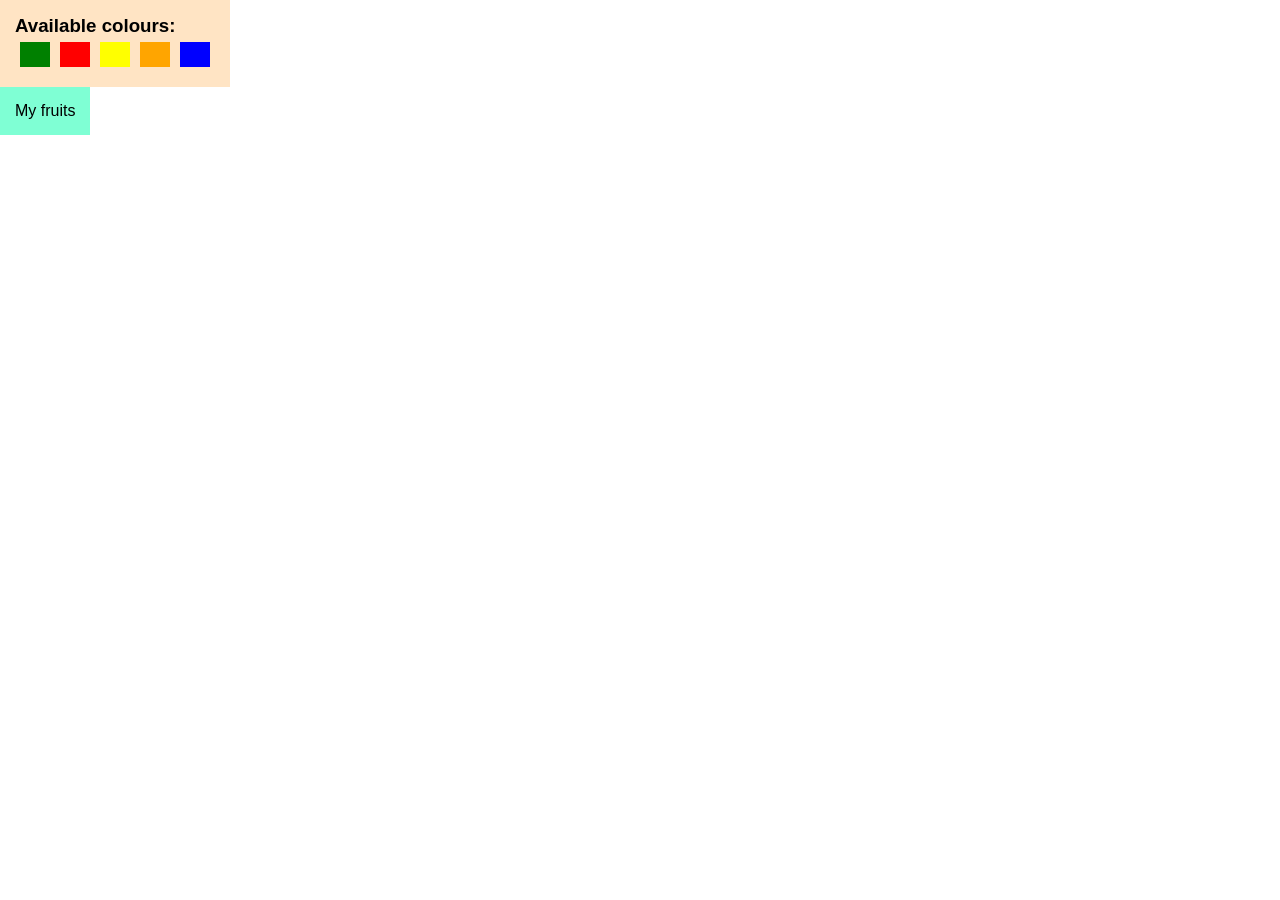
<file: index.html>
<!DOCTYPE html>
<html lang="en">
<head>
    <meta charset="UTF-8">
    <title>Nolan Zahara CS3990 Final</title>
    <link rel="stylesheet" href="./style.css">
    <meta name="viewport" content="width=device-width, initial-scale=1.0">
    <script src="./fruits_data.js"></script>
    <script src="https://ajax.googleapis.com/ajax/libs/jquery/3.7.1/jquery.min.js"></script>
</head>
<body>
<div id="app">
    <div id="colourPanel">
        <h3>Available colours:</h3>
    </div>
    <section id="fruitDesc">My fruits</section>
</div>

<script src="./index.js"></script>
</body>
</html>
</file>
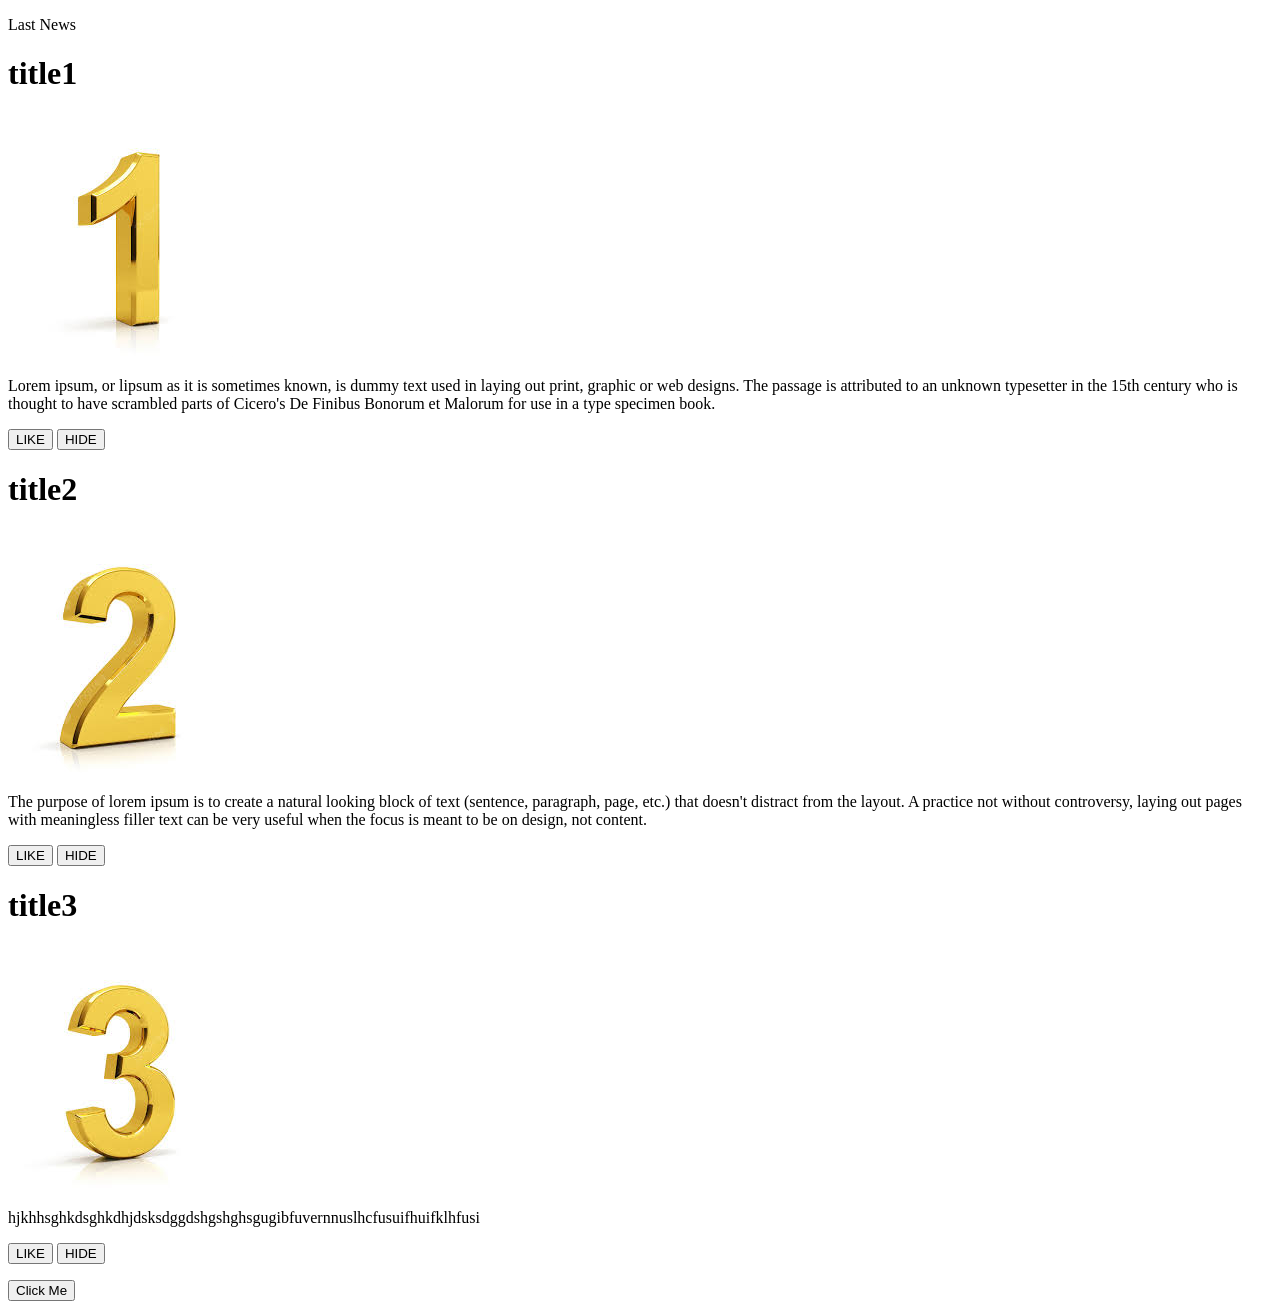
<file: task2/index.html>
<!DOCTYPE html>
<html lang="en">
<head>
    <meta charset="UTF-8">
    <title>Assignment 7</title>
</head>
<body>
    <div id="app">
        <p>Last News</p>

        <div id="content">
            <p></p>
            <p></p>
            <p></p>
        </div>

        <input id="myBtn" type="button" value="Click Me">

        <script src="src/index1.js"></script>
    </div>
</body>
</html>
</file>
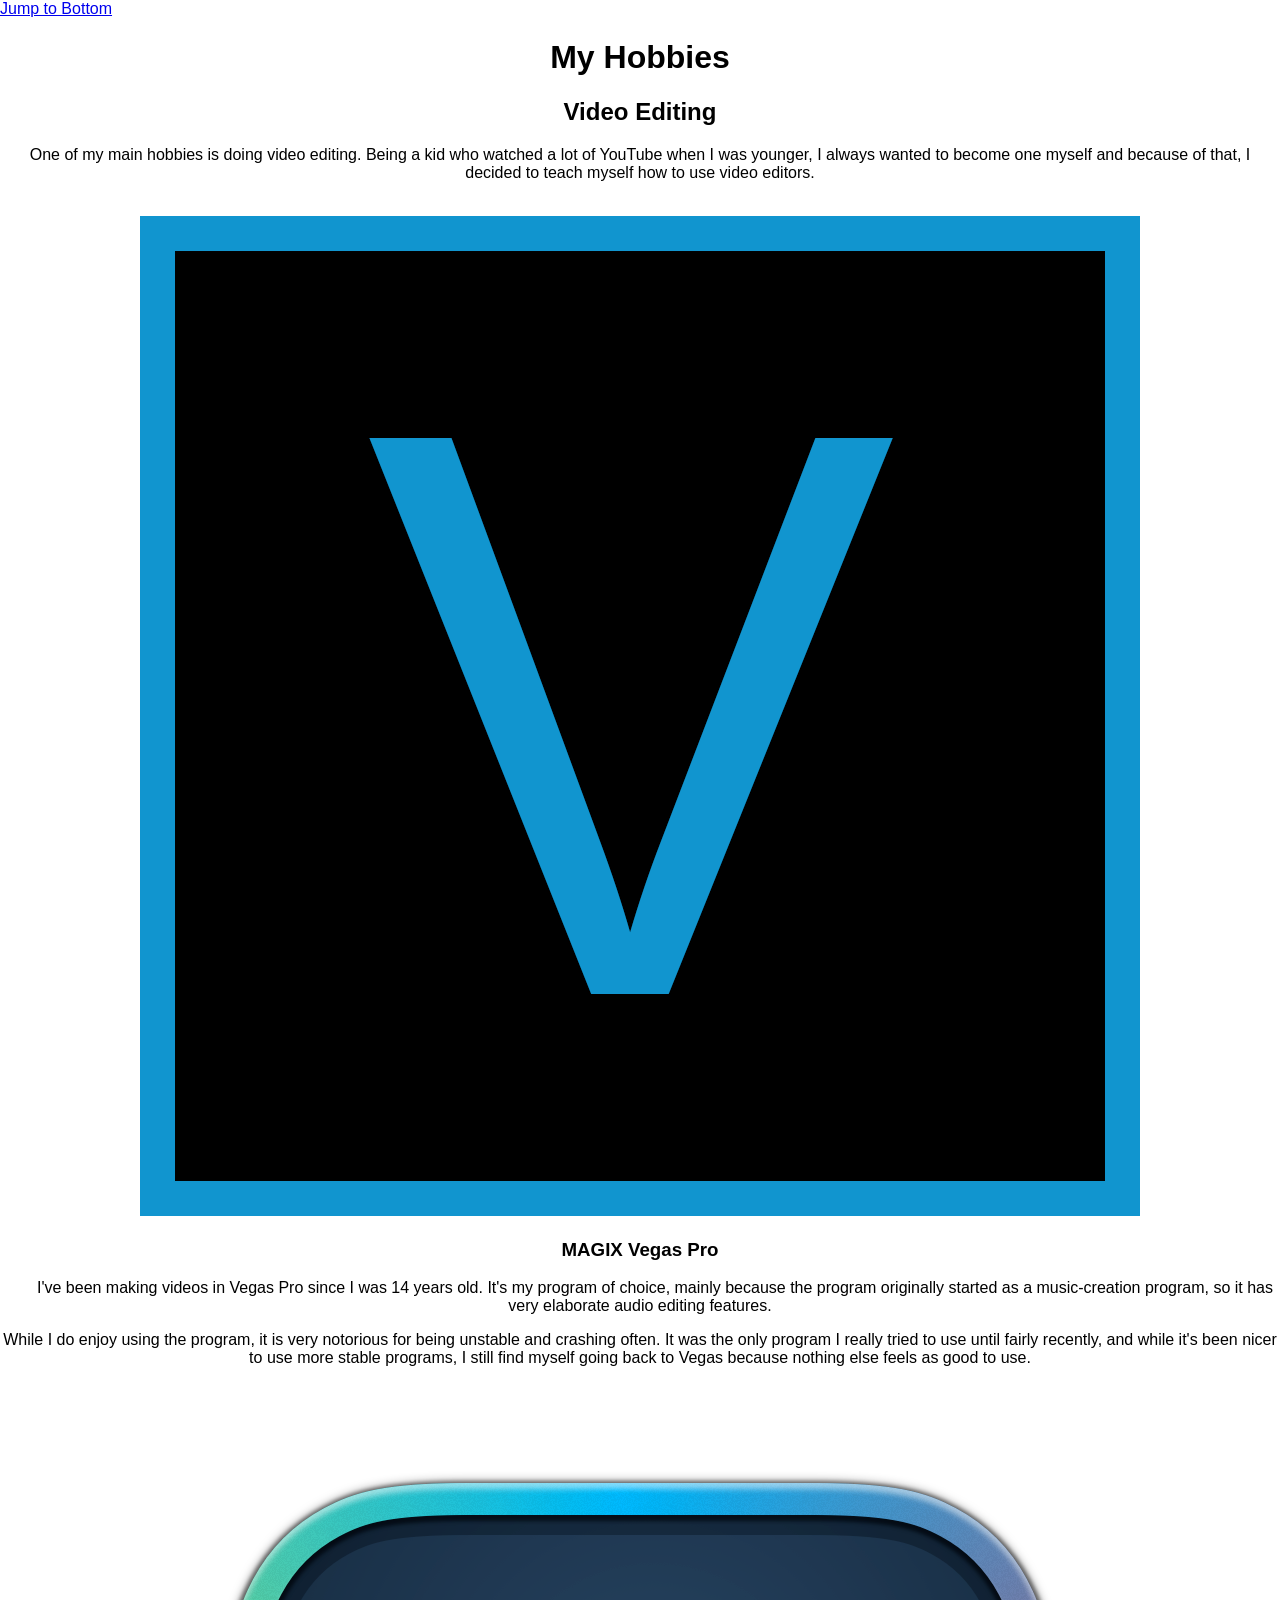
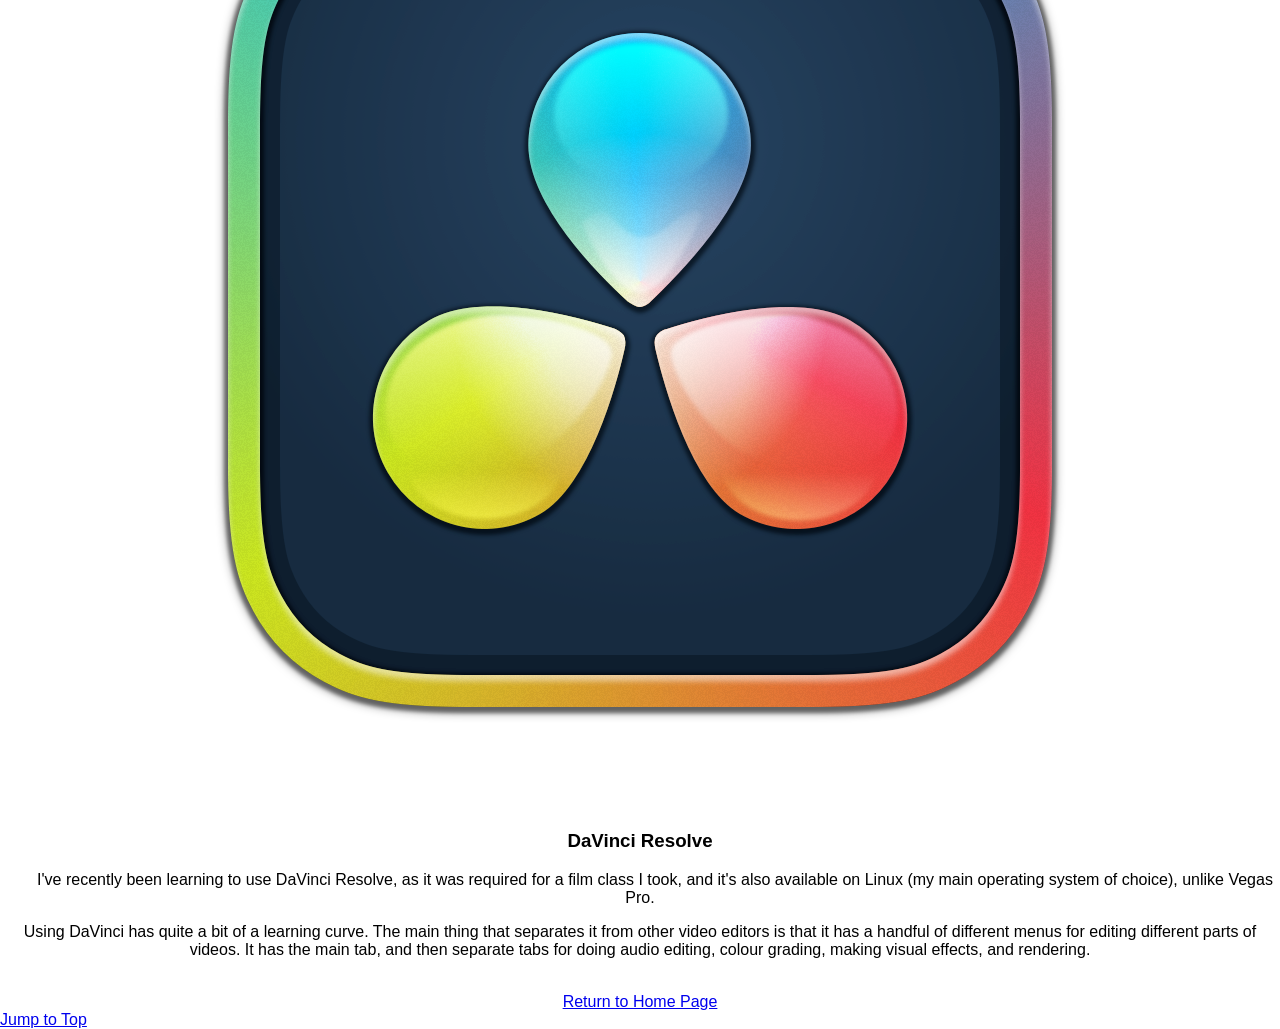
<file: hobbies.html>
<!DOCTYPE html>
<html lang="en">
<head>
    <meta charset="UTF-8">
    <meta name="viewport" content="width=device-width, initial-scale=1.0">
    <title>Hobbies - Nolan CV</title>
    <meta name="description" content="Hobbies page of the CV for Nolan Zahara.">
    <link rel="stylesheet" href="style.css">
    <style>
        :root {
            --hue: 60
        }
    </style>
</head>
<body>

<header id="top-anchor">
    <a href="#bottom-anchor">Jump to Bottom</a>
</header>

<div id="main-container">
    <div id="main-info" class="container-block" style="text-align: center">
        <div class="header">
            <h1>My Hobbies</h1>
        </div>
        <div class="main-info-block">
            <h2 class="media-header">Video Editing</h2>
            <p class="description">One of my main hobbies is doing video editing. Being a kid who watched a lot of YouTube when I was younger, I always wanted to become one myself and because of that, I decided to teach myself how to use video editors.</p>
            <br>
            <div class="triple-list">
                <div class="media">
                    <img src="img/vegaspro.png" alt="Vegas Pro Logo">
                    <h3>MAGIX Vegas Pro</h3>
                    <p class="description" style="text-indent: 30px">I've been making videos in Vegas Pro since I was 14 years old. It's my program of choice, mainly because the program originally started as a music-creation program, so it has very elaborate audio editing features.</p>
                    <p class="description">While I do enjoy using the program, it is very notorious for being unstable and crashing often. It was the only program I really tried to use until fairly recently, and while it's been nicer to use more stable programs, I still find myself going back to Vegas because nothing else feels as good to use.</p>
                </div>
                <div class="media">
                    <img src="img/davinci.png" alt="DaVinci Resolve Logo" style="border-color: red">
                    <h3>DaVinci Resolve</h3>
                    <p class="description" style="text-indent: 30px">I've recently been learning to use DaVinci Resolve, as it was required for a film class I took, and it's also available on Linux (my main operating system of choice), unlike Vegas Pro.</p>
                    <p class="description">Using DaVinci has quite a bit of a learning curve. The main thing that separates it from other video editors is that it has a handful of different menus for editing different parts of videos. It has the main tab, and then separate tabs for doing audio editing, colour grading, making visual effects, and rendering.</p>
                </div>
            </div>
        </div>
        <br>
        <a href="home.html">Return to Home Page</a><br>
    </div>
</div>

<footer id="bottom-anchor">
    <a href="#top-anchor">Jump to Top</a>
</footer>

</body>
</html>
</file>
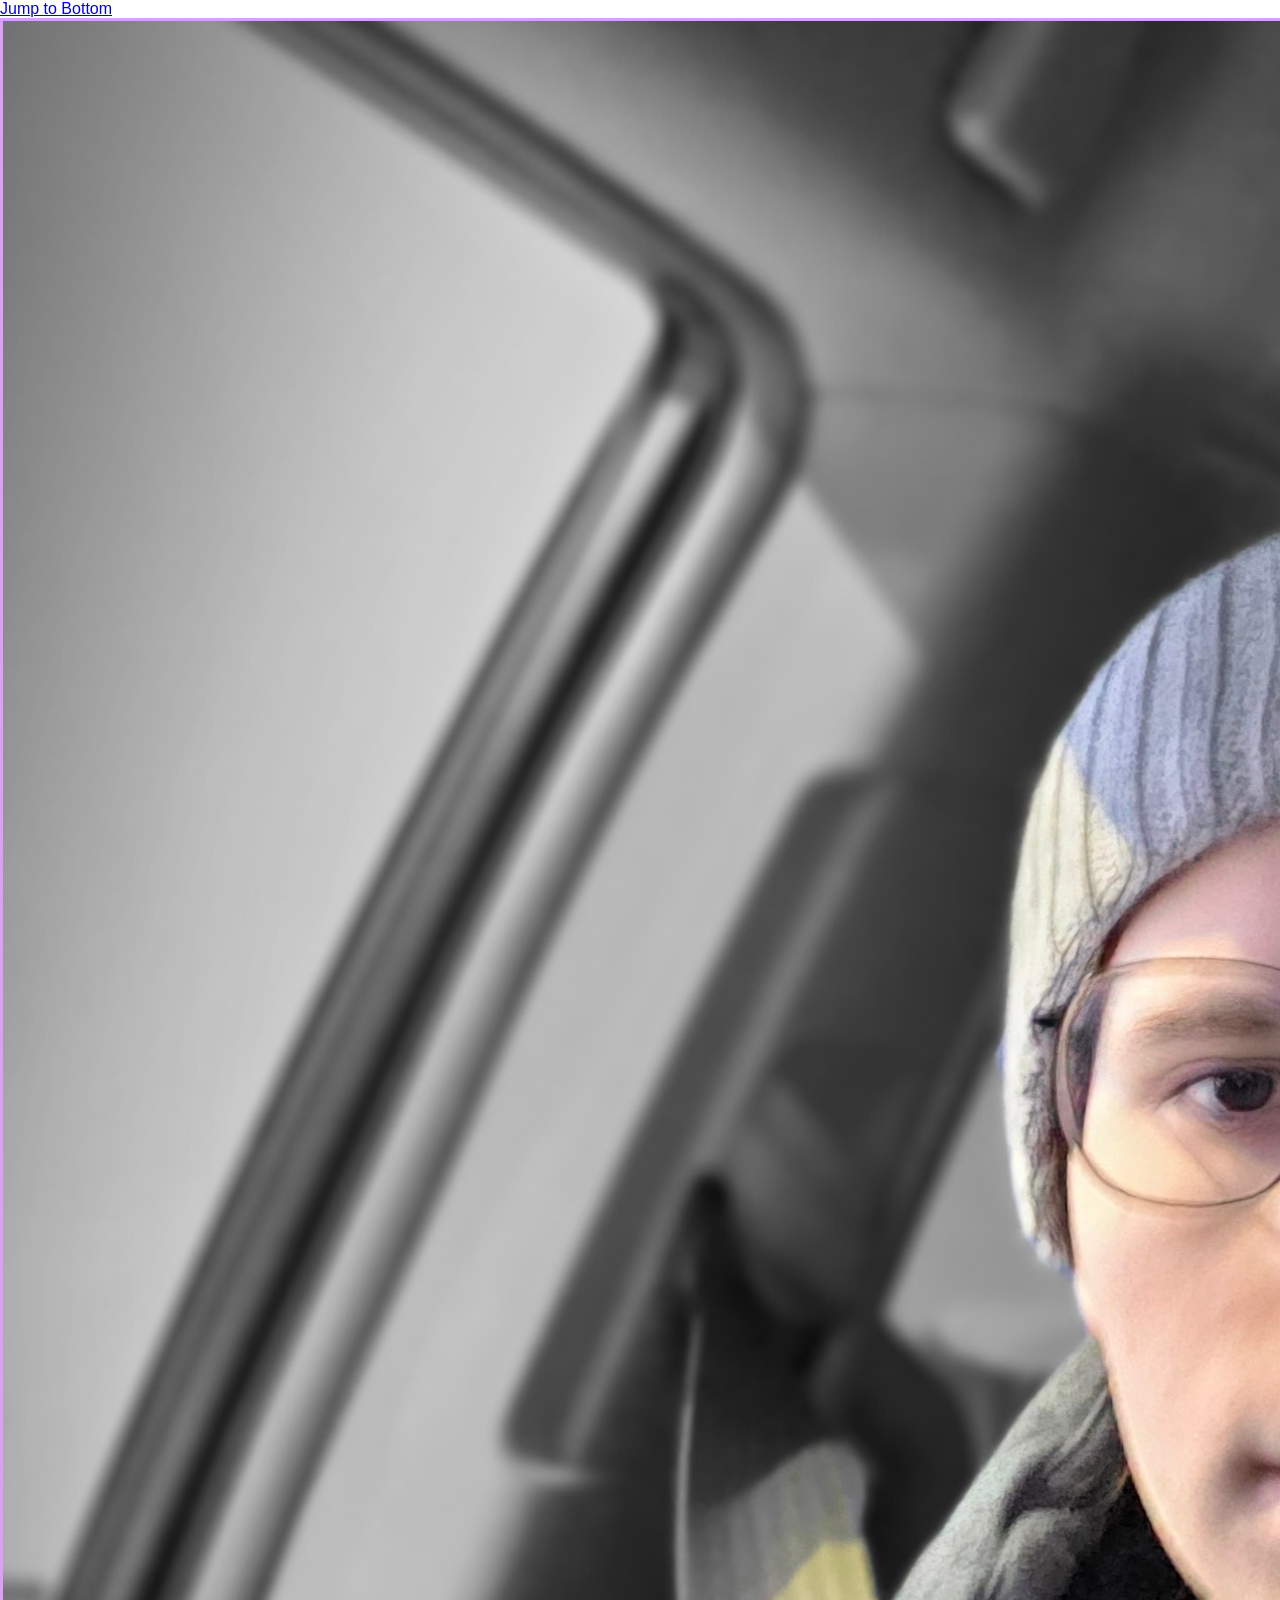
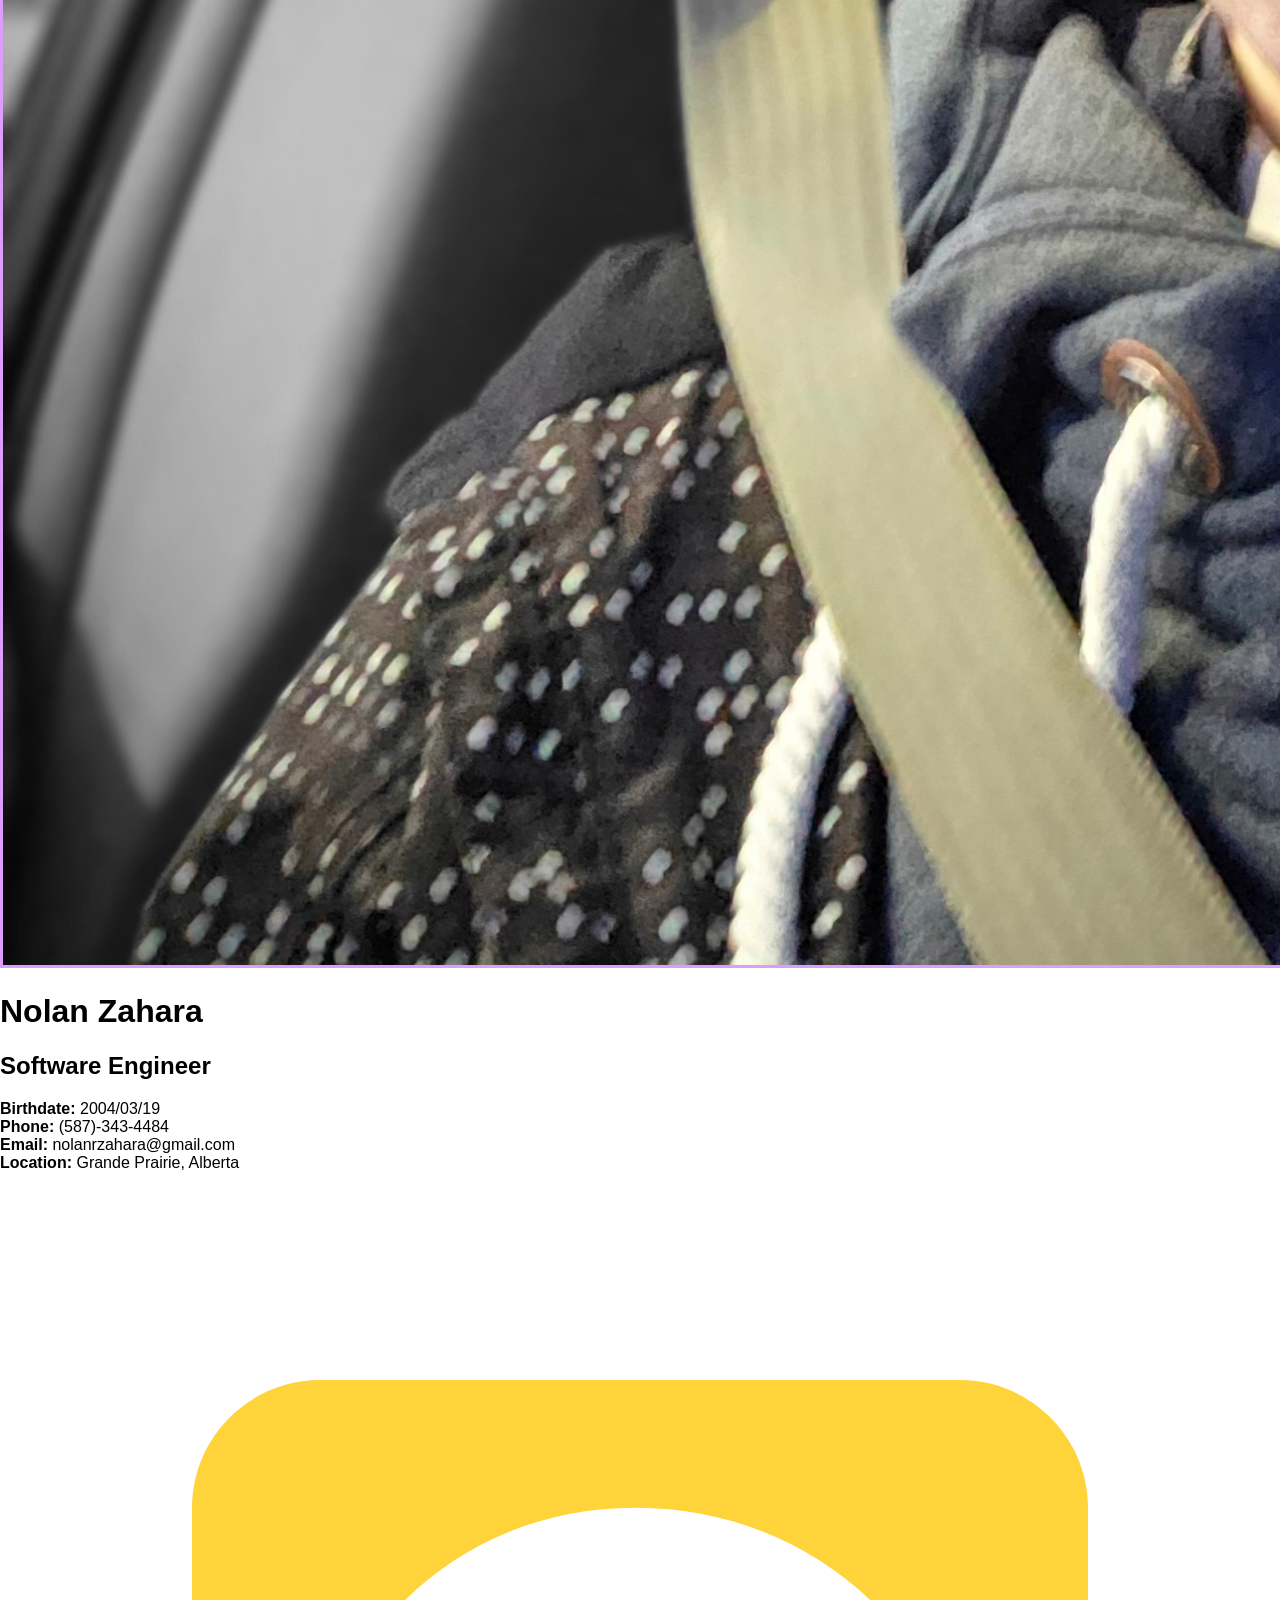
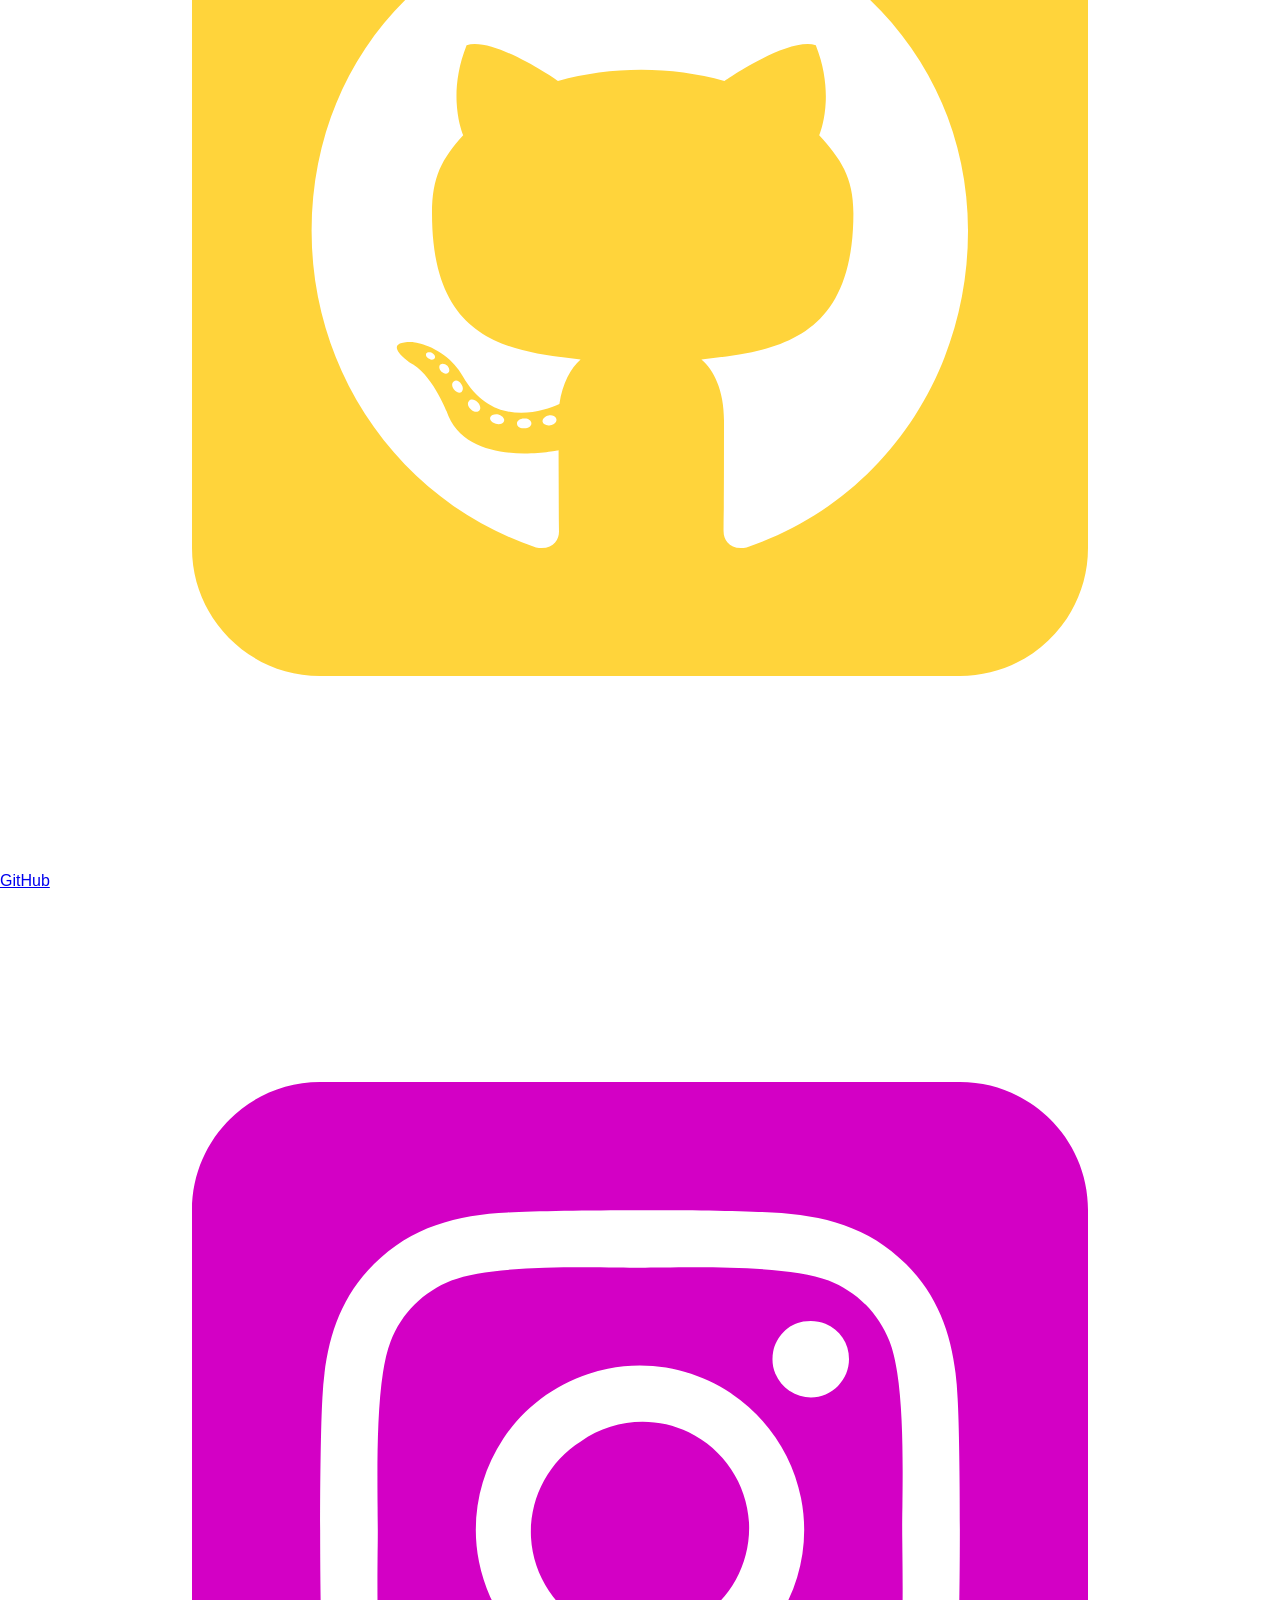
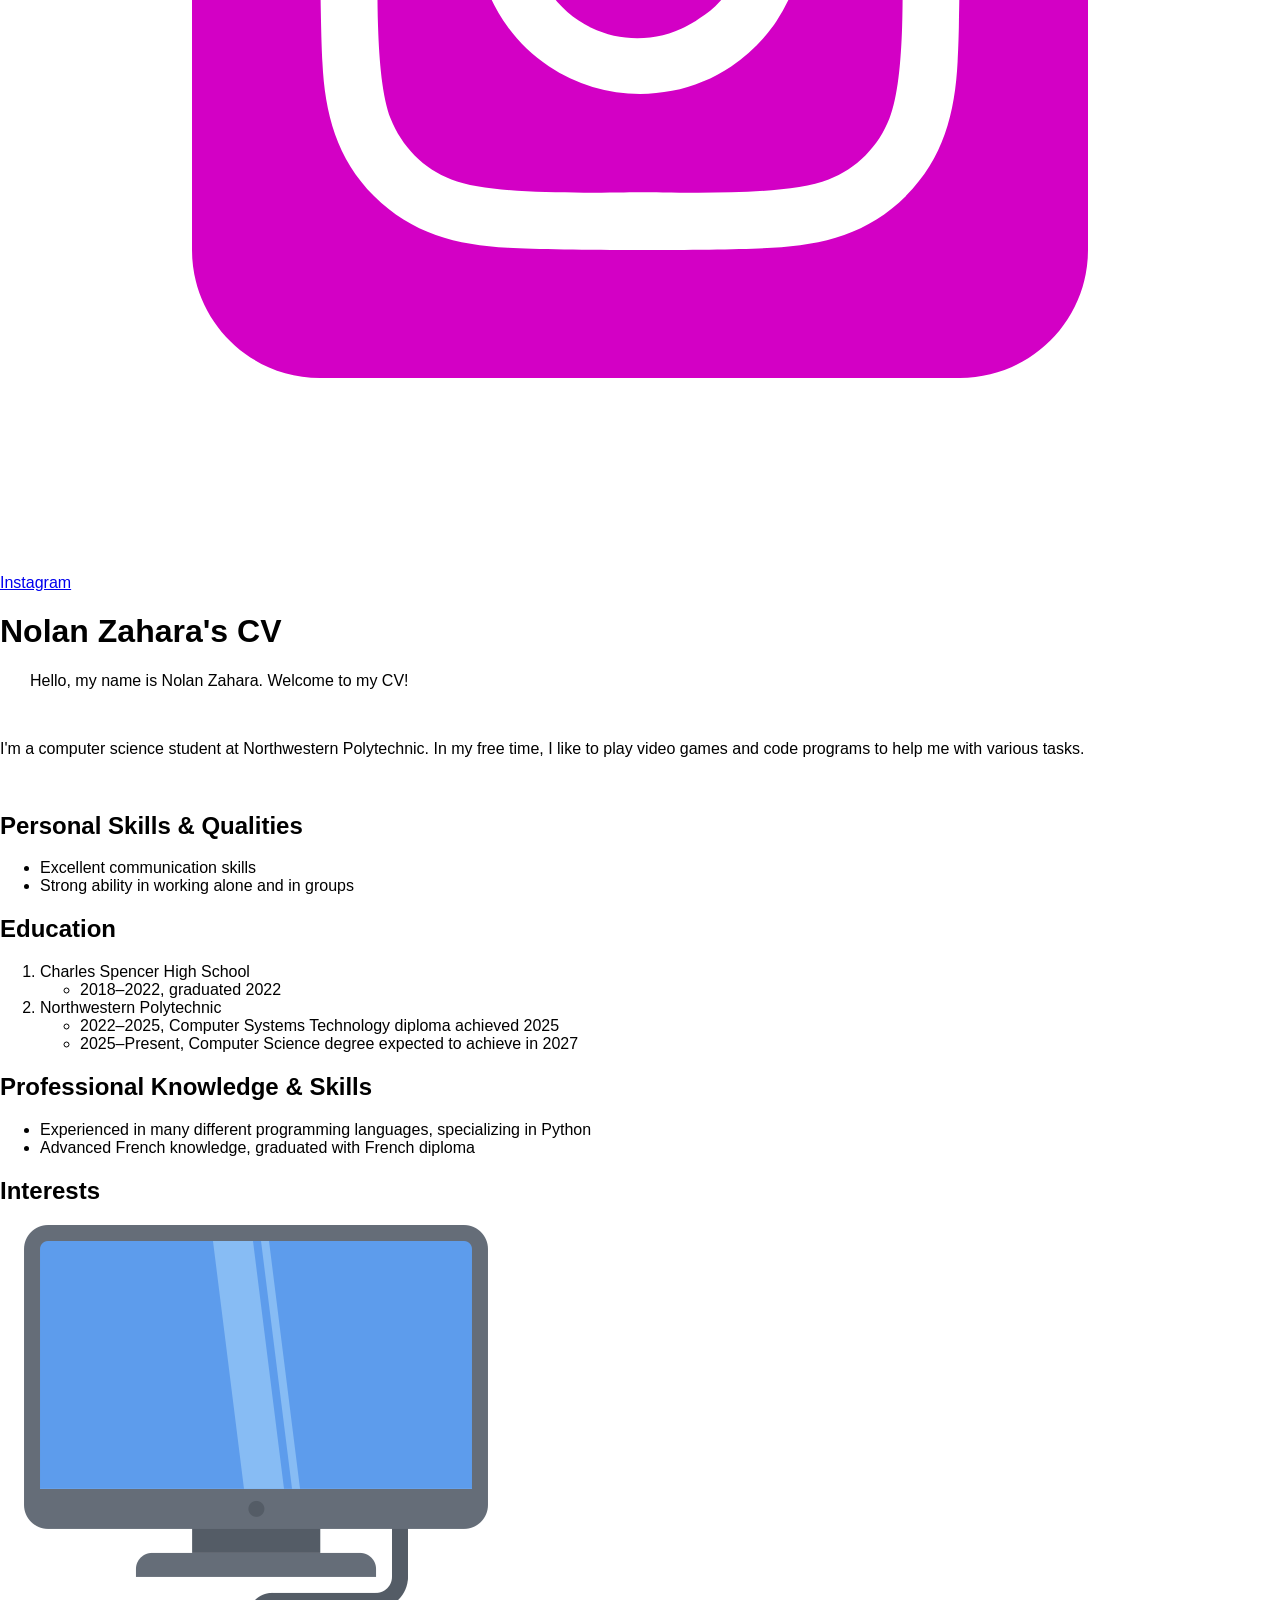
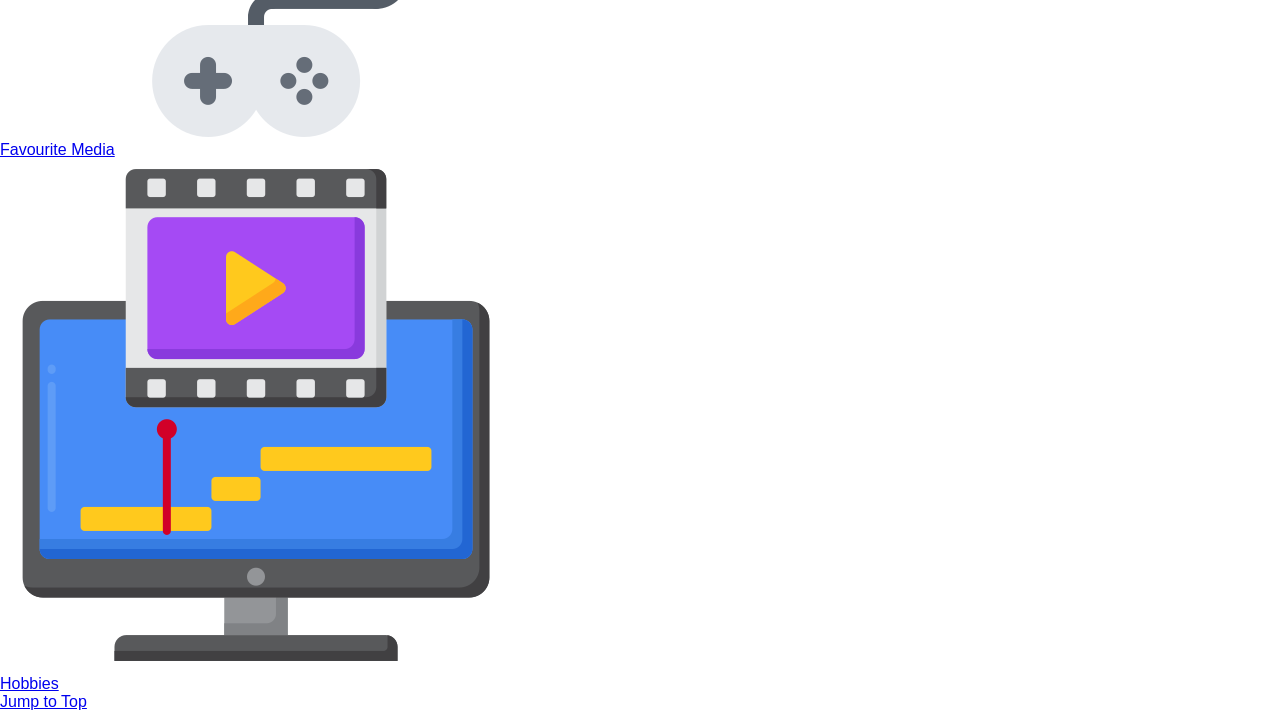
<file: home.html>
<!DOCTYPE html>
<html lang="en">
<head>
    <meta charset="UTF-8">
    <meta name="viewport" content="width=device-width, initial-scale=1.0">
    <title>Main Page - Nolan CV</title>
    <meta name="description" content="Home page of the CV for Nolan Zahara.">
    <link rel="stylesheet" href="style.css">
    <style>
        :root {
            --hue: 280
        }
    </style>
</head>
<body>

<header id="top-anchor">
    <a href="#bottom-anchor">Jump to Bottom</a>
</header>

<div id="main-container">
    <div id="sidebar" class="container-block">
        <img src="img/portrait.jpg" alt="Portrait of myself" style="border: 3px solid hsl(var(--hue), 90%, 80%);;">
        <h1>Nolan Zahara</h1>
        <h2>Software Engineer</h2>
        <p>
            <b>Birthdate:</b> 2004/03/19<br>
            <b>Phone:</b> (587)-343-4484<br>
            <b>Email:</b> nolanrzahara@gmail.com<br>
            <b>Location:</b> Grande Prairie, Alberta
        </p>
        <div id="social-links">
            <div class="link">
                <img src="img/github.svg" alt="GitHub Logo">
                <a href="https://github.com/noelletgs">GitHub</a>
            </div>
            <div class="link">
                <img src="img/instagram.svg" alt="Instagram Logo">
                <a href="https://instagram.com/noelletgs">Instagram</a>
            </div>
        </div>
    </div>

    <div id="divider"></div>

    <div id="main-info" class="container-block">
        <div class="header">
            <h1>Nolan Zahara's CV</h1>
        </div>
        <p style="text-indent: 30px">
            Hello, my name is Nolan Zahara. Welcome to my CV!
        </p>
        <br>
        <p>
            I'm a computer science student at Northwestern Polytechnic. In my free time, I like to play video games and code programs to help me with various tasks.
        </p>
        <br>
        <div class="main-info-block">
            <h2>Personal Skills & Qualities</h2>
            <ul>
                <li>Excellent communication skills</li>
                <li>Strong ability in working alone and in groups</li>
            </ul>
        </div>
        <div class="main-info-block">
            <h2>Education</h2>
            <ol>
                <li>Charles Spencer High School</li>
                <ul>
                    <li>2018–2022, graduated 2022</li>
                </ul>
                <li>Northwestern Polytechnic</li>
                <ul>
                    <li>2022–2025, Computer Systems Technology diploma achieved 2025</li>
                    <li>2025–Present, Computer Science degree expected to achieve in 2027</li>
                </ul>
            </ol>
        </div>
        <div class="main-info-block">
            <h2>Professional Knowledge & Skills</h2>
            <ul>
                <li>Experienced in many different programming languages, specializing in Python</li>
                <li>Advanced French knowledge, graduated with French diploma</li>
            </ul>
        </div>
        <div class="main-info-block">
            <h2>Interests</h2>
            <div class="interests">
                <div class="interest">
                    <a href="media.html">
                        <img src="img/video-game-console.png" alt="Video games and TV icon"><br>
                        Favourite Media
                    </a>
                </div>
                <div class="interest">
                    <a href="hobbies.html">
                        <img src="img/editing.png" alt="Icon"><br>
                        Hobbies
                    </a>
                </div>
            </div>
        </div>
    </div>
</div>

<footer id="bottom-anchor">
    <a href="#top-anchor">Jump to Top</a>
</footer>

</body>
</html>
</file>
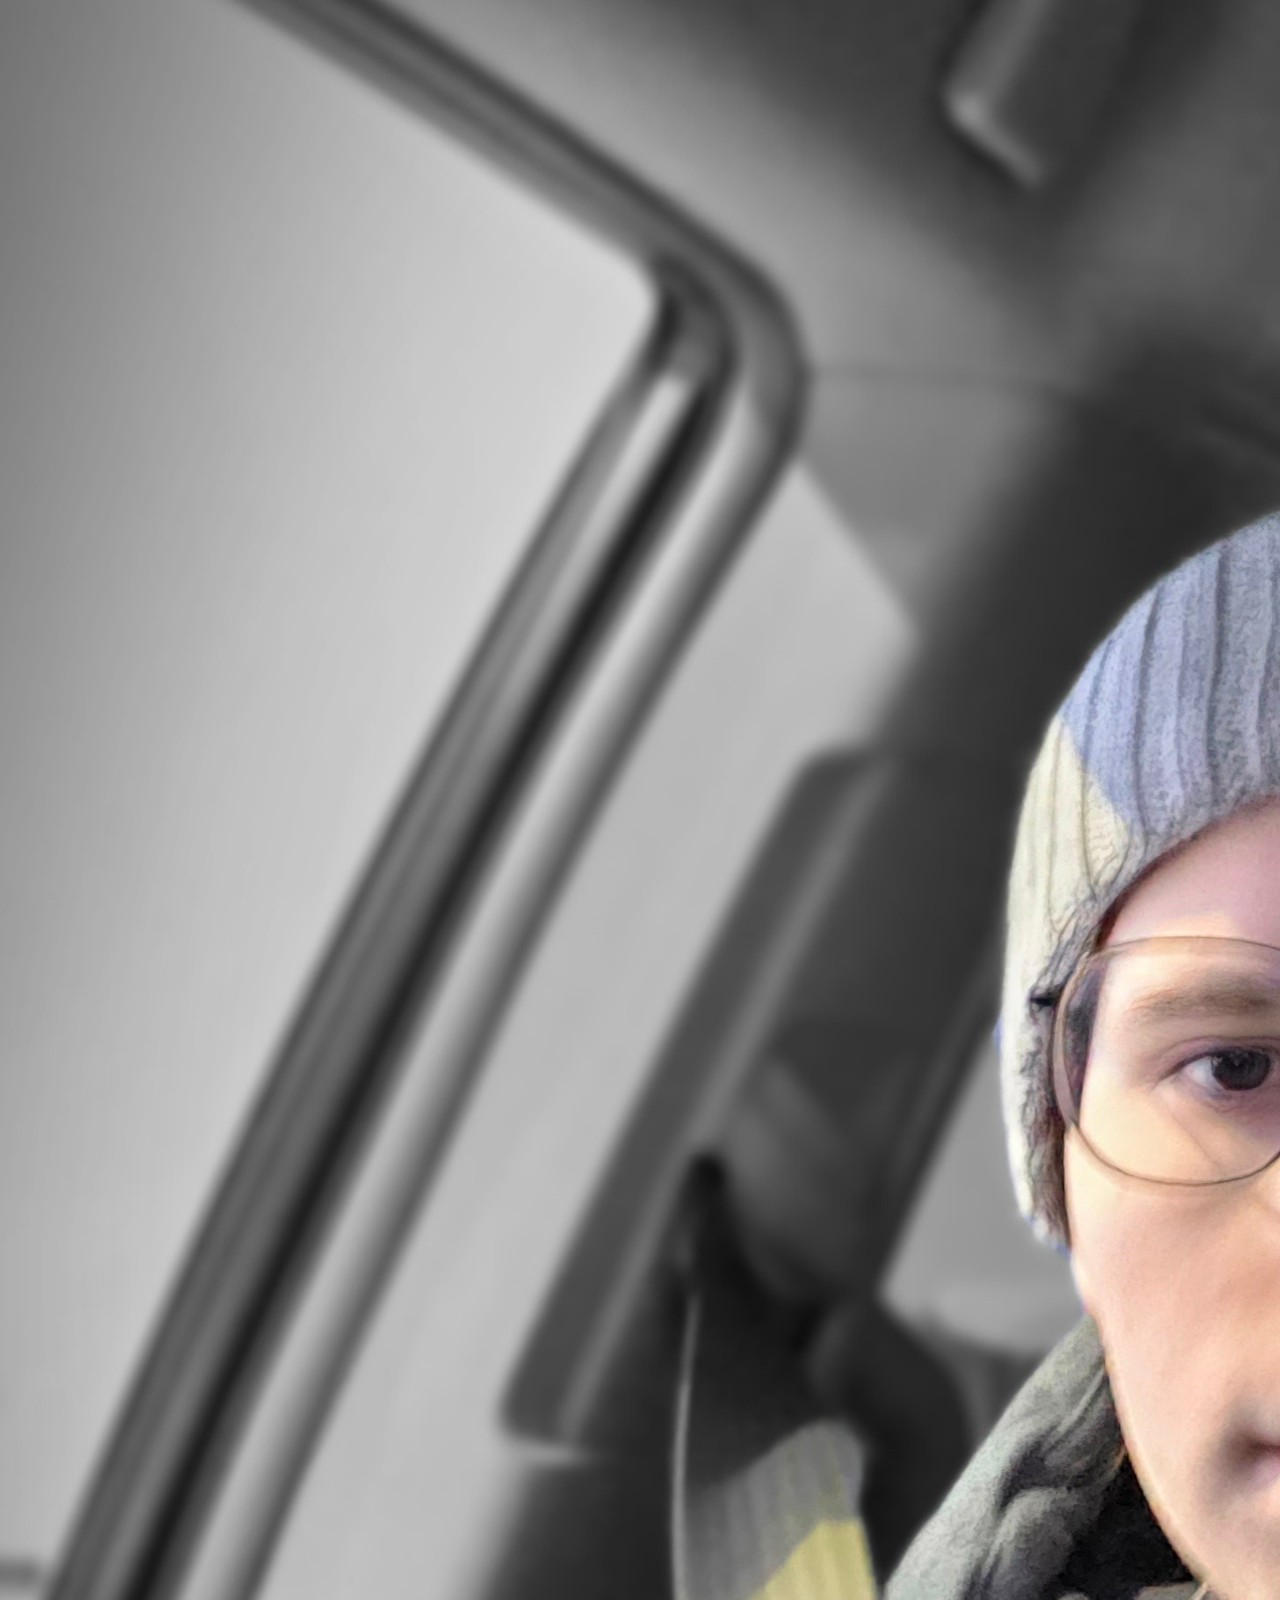
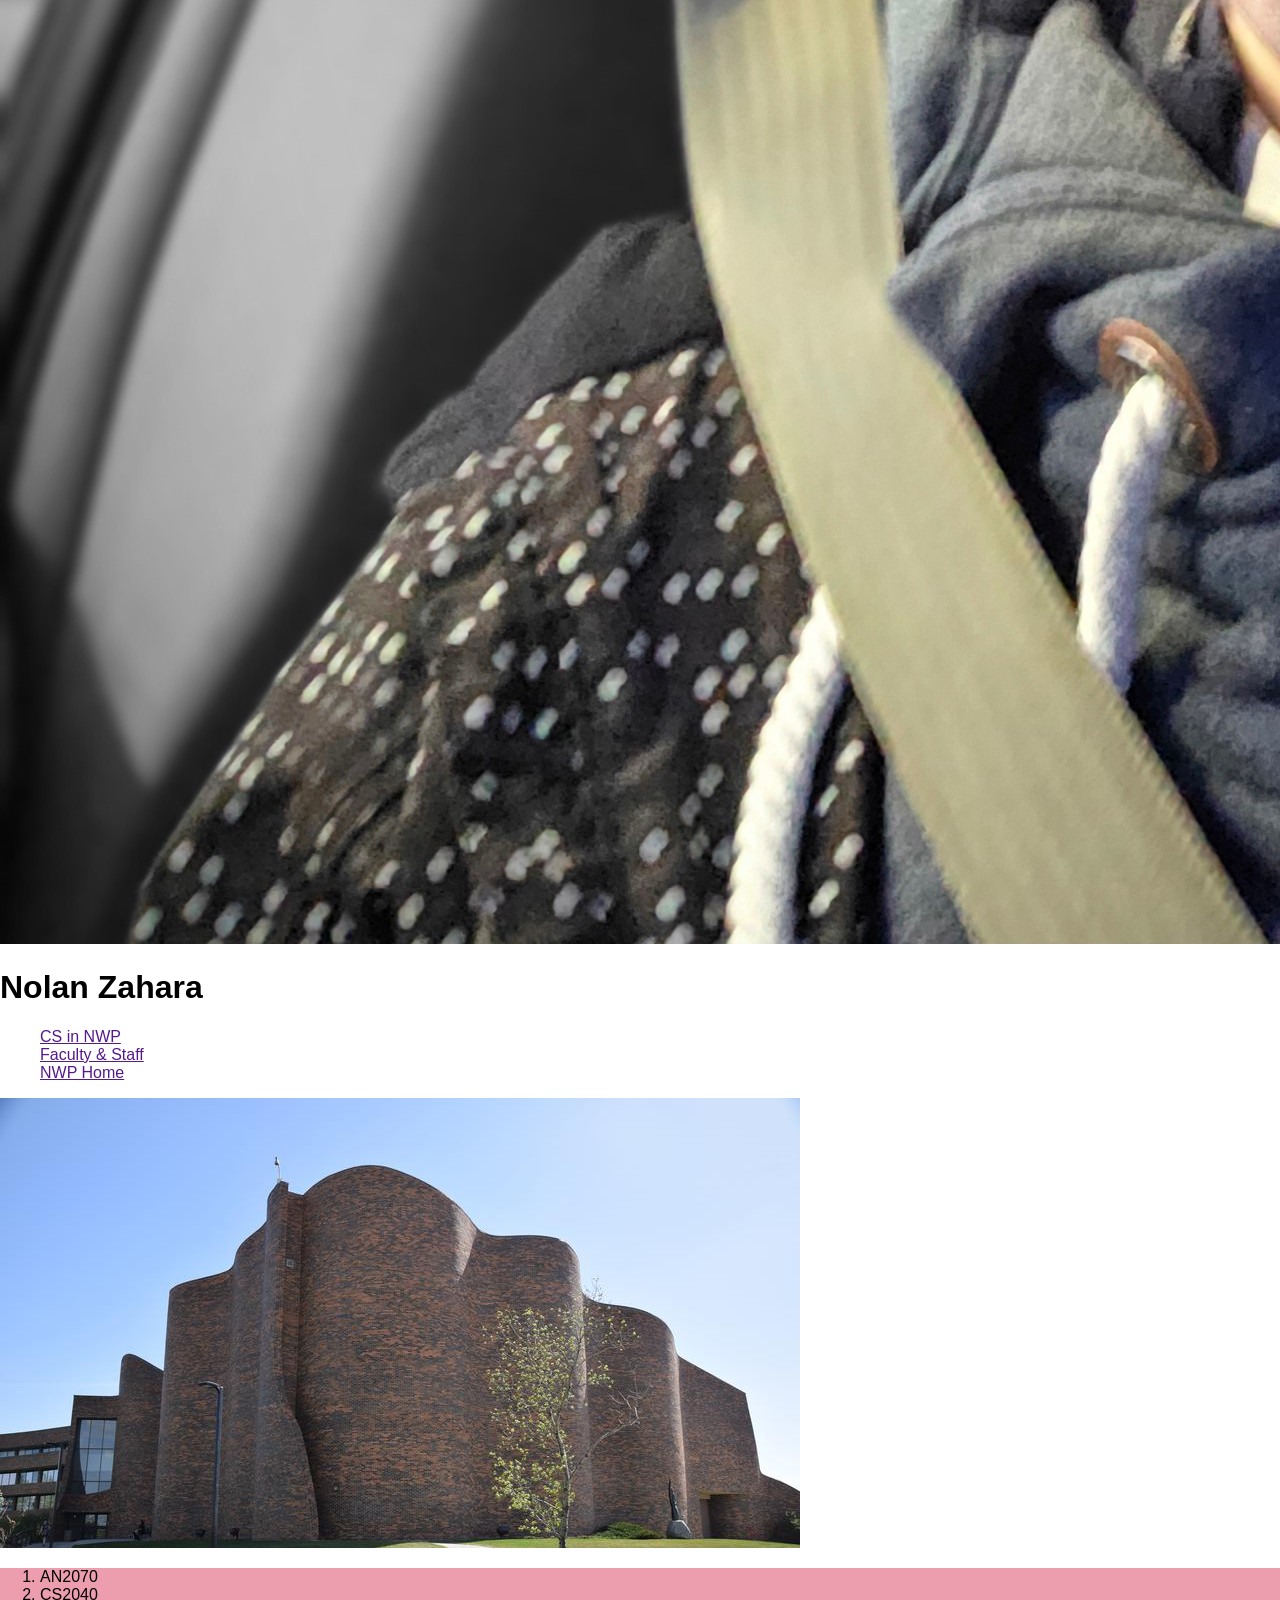
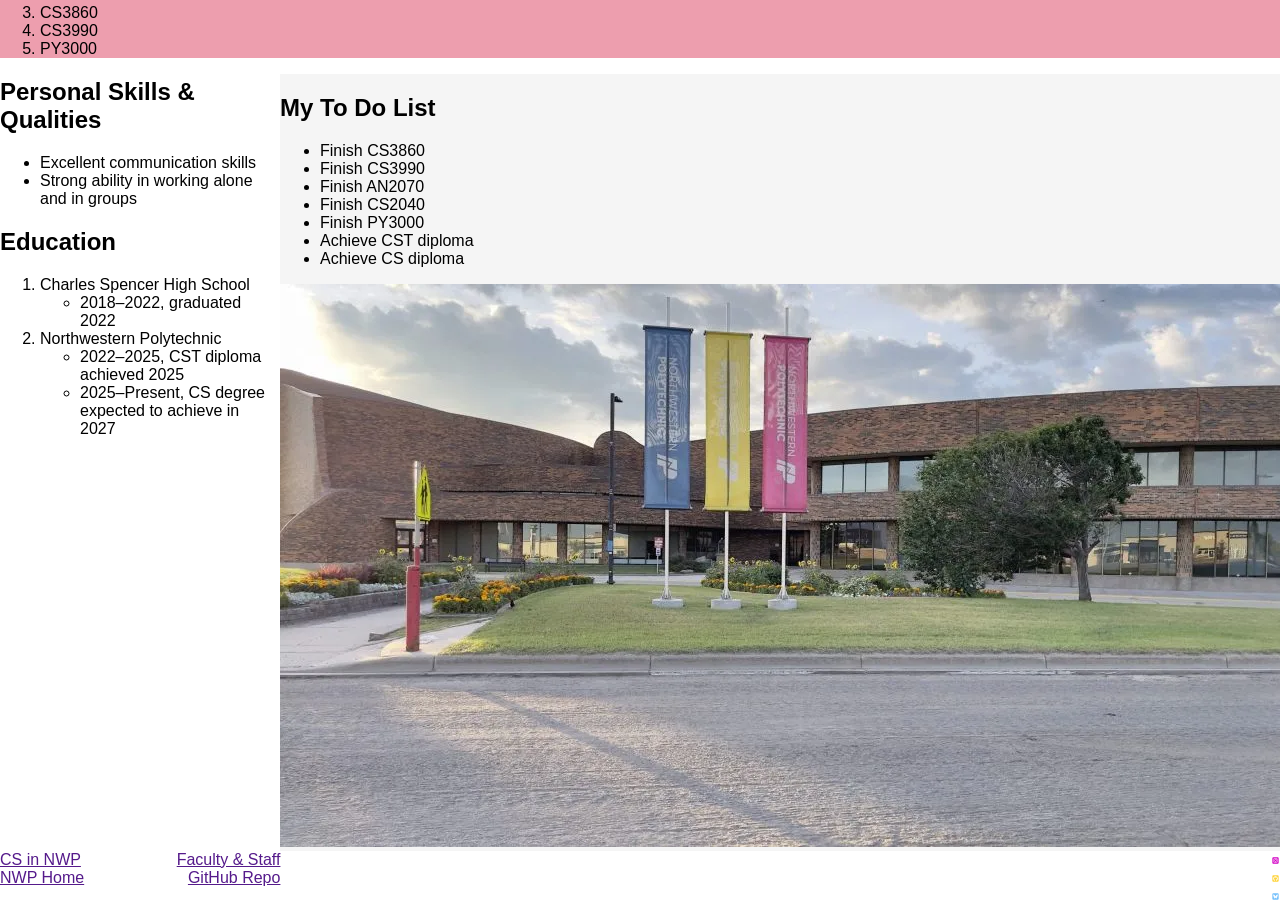
<file: main.html>
<!DOCTYPE html>
<html lang="en">
<head>
    <meta charset="UTF-8">
    <meta name="viewport" content="width=device-width, initial-scale=1.0">
    <title>My Landing Page</title>
    <meta name="description" content="My landing page.">
    <link rel="stylesheet" href="style.css">
    <style></style>
</head>
<body>

<header style="">
    <img src="img/portrait.jpg" alt="Image of myself">
    <h1>Nolan Zahara</h1>
</header>

<menu>
    <div><a class="menu-link" href="">CS in NWP</a></div>
    <div><a class="menu-link" href="">Faculty & Staff</a></div>
    <div><a class="menu-link" href="">NWP Home</a></div>
</menu>

<div class="center-content">
    <div class="left-asides">
        <aside id="aside1" style="height: calc(25% - 5px); position: sticky; margin-bottom: 10px; top: 10px">
            <img src="img/newbuilding.jpg" alt="NWP building photo">
        </aside>
        <aside id="aside2" style="height: calc(75% - 5px); margin-top: 10px; background: #ed9eae">
            <ol>
                <li><span>AN2070</span></li>
                <li><span>CS2040</span></li>
                <li><span>CS3860</span></li>
                <li><span>CS3990</span></li>
                <li><span>PY3000</span></li>
            </ol>
        </aside>
    </div>
    <aside id="aside3" style="float: right; margin-left: 10px; background: #f5f5f5">
        <h2>My To Do List</h2>
        <ul>
            <li class="unchecked">Finish CS3860</li>
            <li class="unchecked">Finish CS3990</li>
            <li class="unchecked">Finish AN2070</li>
            <li class="unchecked">Finish CS2040</li>
            <li class="unchecked">Finish PY3000</li>
            <li class="checked">Achieve CST diploma</li>
            <li class="unchecked">Achieve CS diploma</li>
        </ul>
        <img id="img2" src="img/nwpbuilding2.webp" alt="NWP building 2">
    </aside>

    <main style="margin: auto">
        <section style="margin-bottom: 10px">
            <div class="main-info-block">
                <h2>Personal Skills & Qualities</h2>
                <ul>
                    <li>Excellent communication skills</li>
                    <li>Strong ability in working alone and in groups</li>
                </ul>
            </div>
        </section>
        <section>
            <div class="main-info-block">
                <h2>Education</h2>
                <ol>
                    <li>Charles Spencer High School</li>
                    <ul>
                        <li>2018–2022, graduated 2022</li>
                    </ul>
                    <li>Northwestern Polytechnic</li>
                    <ul>
                        <li>2022–2025, CST diploma achieved 2025</li>
                        <li>2025–Present, CS degree expected to achieve in 2027</li>
                    </ul>
                </ol>
            </div>
        </section>
    </main>
</div>

<footer>
    <div class="footer-links" style="float: left">
        <div class="footer-link" style="float: left"><a href="">CS in NWP</a></div>
        <div class="footer-link" style="float: right"><a href="">Faculty & Staff</a></div>
        <div class="footer-link" style="float: left; clear: left"><a href="">NWP Home</a></div>
        <div class="footer-link" style="float: right"><a href="">GitHub Repo</a></div>
    </div>
    <div class="footer-socials" style="float: right">
        <a href="https://www.instagram.com/noelletgs/"><img class="social-icon" src="img/instagram.svg" alt="Instagram logo"></a>
        <a href="https://github.com/NoelleTGS/"><img class="social-icon" src="img/github.svg" alt="GitHub logo"></a>
        <a href=""><img class="social-icon" src="img/bluesky.svg" alt="Bluesky logo"></a>
    </div>
</footer>

</body>
</html>
</file>
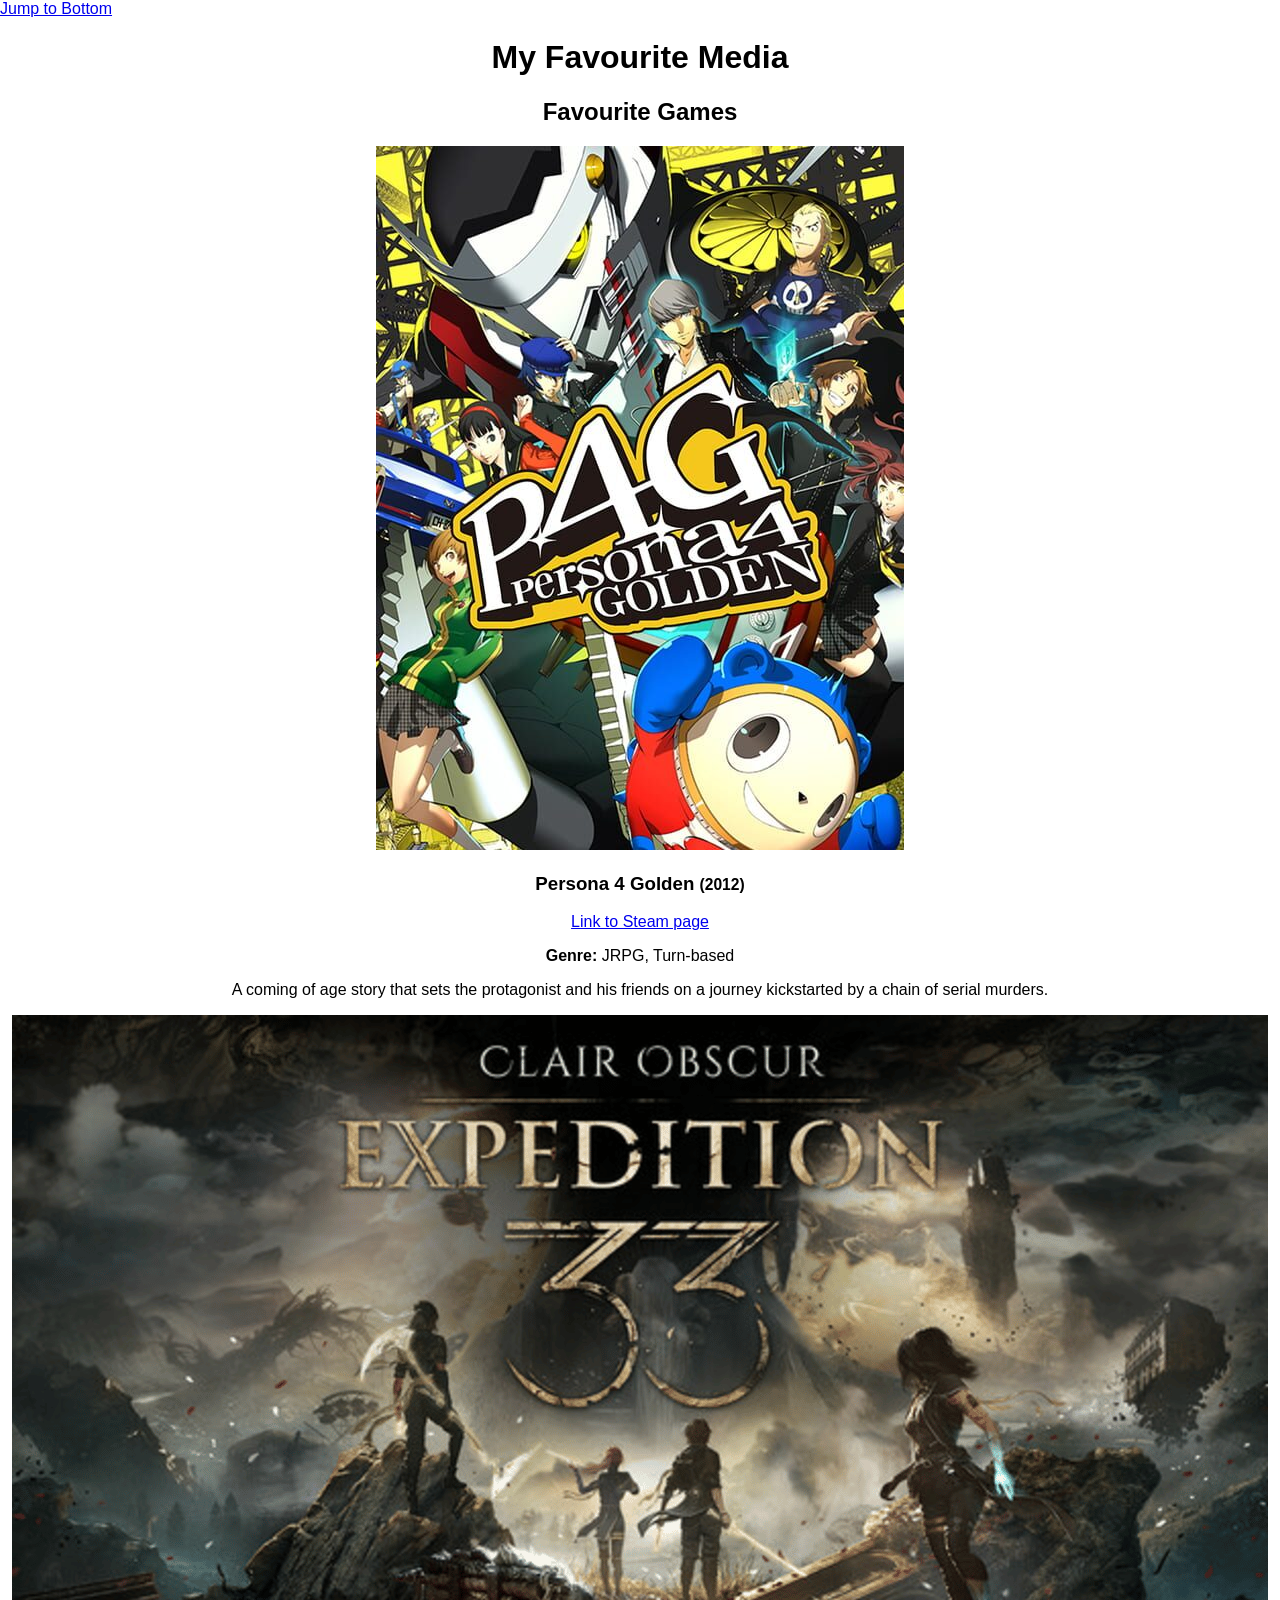
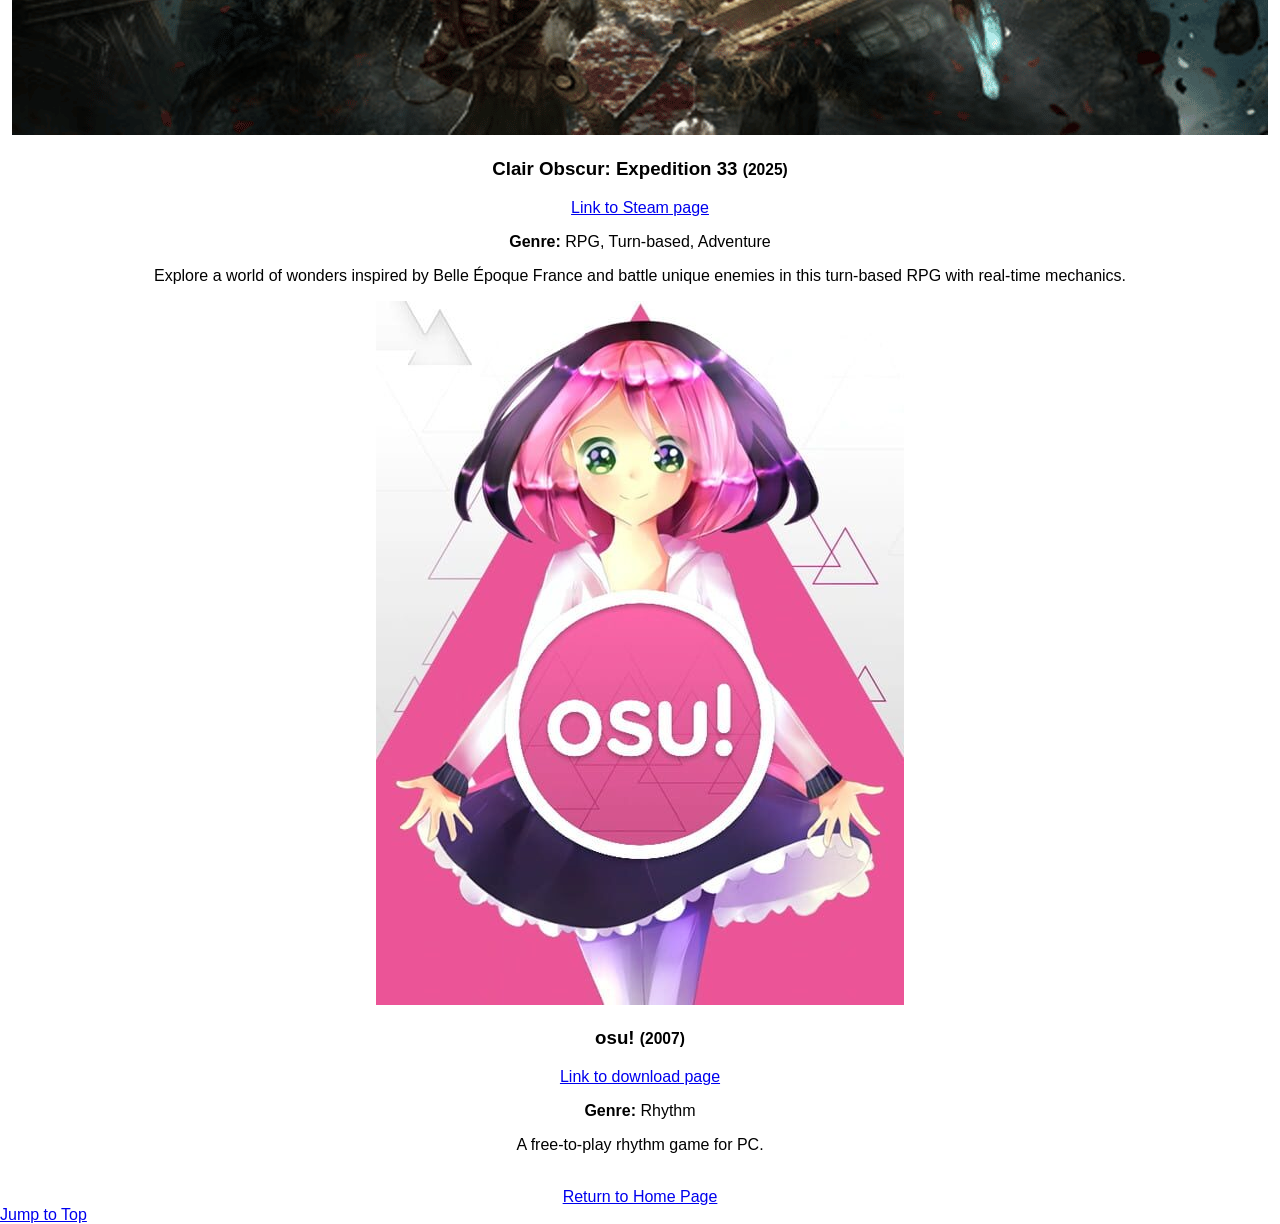
<file: media.html>
<!DOCTYPE html>
<html lang="en">
<head>
    <meta charset="UTF-8">
    <meta name="viewport" content="width=device-width, initial-scale=1.0">
    <title>Favourite Media - Nolan CV</title>
    <meta name="description" content="Favourite media page of the CV for Nolan Zahara.">
    <link rel="stylesheet" href="style.css">
    <style>
        :root {
            --hue: 180
        }
    </style>
</head>
<body>

<header id="top-anchor">
    <a href="#bottom-anchor">Jump to Bottom</a>
</header>

<div id="main-container">
    <div id="main-info" class="container-block" style="text-align: center">
        <div class="header">
            <h1>My Favourite Media</h1>
        </div>
        <div class="main-info-block">
            <h2 class="media-header">Favourite Games</h2>
            <div class="triple-list">
                <div class="media">
                    <img src="img/p4g.jpg" alt="Logo" style="border-color: gold">
                    <h3>Persona 4 Golden <small>(2012)</small></h3>
                    <a href="https://store.steampowered.com/app/1113000/Persona_4_Golden/">Link to Steam page</a>
                    <p><b>Genre:</b> JRPG, Turn-based</p>
                    <p>A coming of age story that sets the protagonist and his friends on a journey kickstarted by a chain of serial murders.</p>
                </div>
                <div class="media">
                    <img src="img/e33.png" alt="Logo" style="border-color: beige">
                    <h3>Clair Obscur: Expedition 33 <small>(2025)</small></h3>
                    <a href="https://store.steampowered.com/app/1903340/Clair_Obscur_Expedition_33/">Link to Steam page</a>
                    <p><b>Genre:</b> RPG, Turn-based, Adventure</p>
                    <p>Explore a world of wonders inspired by Belle Époque France and battle unique enemies in this turn-based RPG with real-time mechanics.</p>
                </div>
                <div class="media">
                    <img src="img/osu.jpg" alt="Logo" style="border-color: deeppink">
                    <h3>osu! <small>(2007)</small></h3>
                    <a href="https://osu.ppy.sh/home/download">Link to download page</a>
                    <p><b>Genre:</b> Rhythm</p>
                    <p>A free-to-play rhythm game for PC.</p>
                </div>
            </div>
        </div>
        <br>
        <a href="home.html">Return to Home Page</a><br>
    </div>
</div>

<footer id="bottom-anchor">
    <a href="#top-anchor">Jump to Top</a>
</footer>

</body>
</html>
</file>
<file: style.css>
html, body {
    margin: 0;
    padding: 0;
    font-family: sans-serif;
}

#colourPanel, #fruitDesc {
    padding: 15px;
    width: fit-content;
}

#colourPanel { background: #ffe4c4 }

#coloursContainer {
    display: flex;
    gap: 10px;
    padding: 5px;
}

.shadow { box-shadow: 2px 2px 5px black }

#fruitDesc { background: #7fffd4 }

.colourBlock {
    display: block;
    width: 30px;
    height: 25px;
}

#colourPanel h3 {
    margin: 0
}

#fruitDesc img { width: 100px }
</file>
